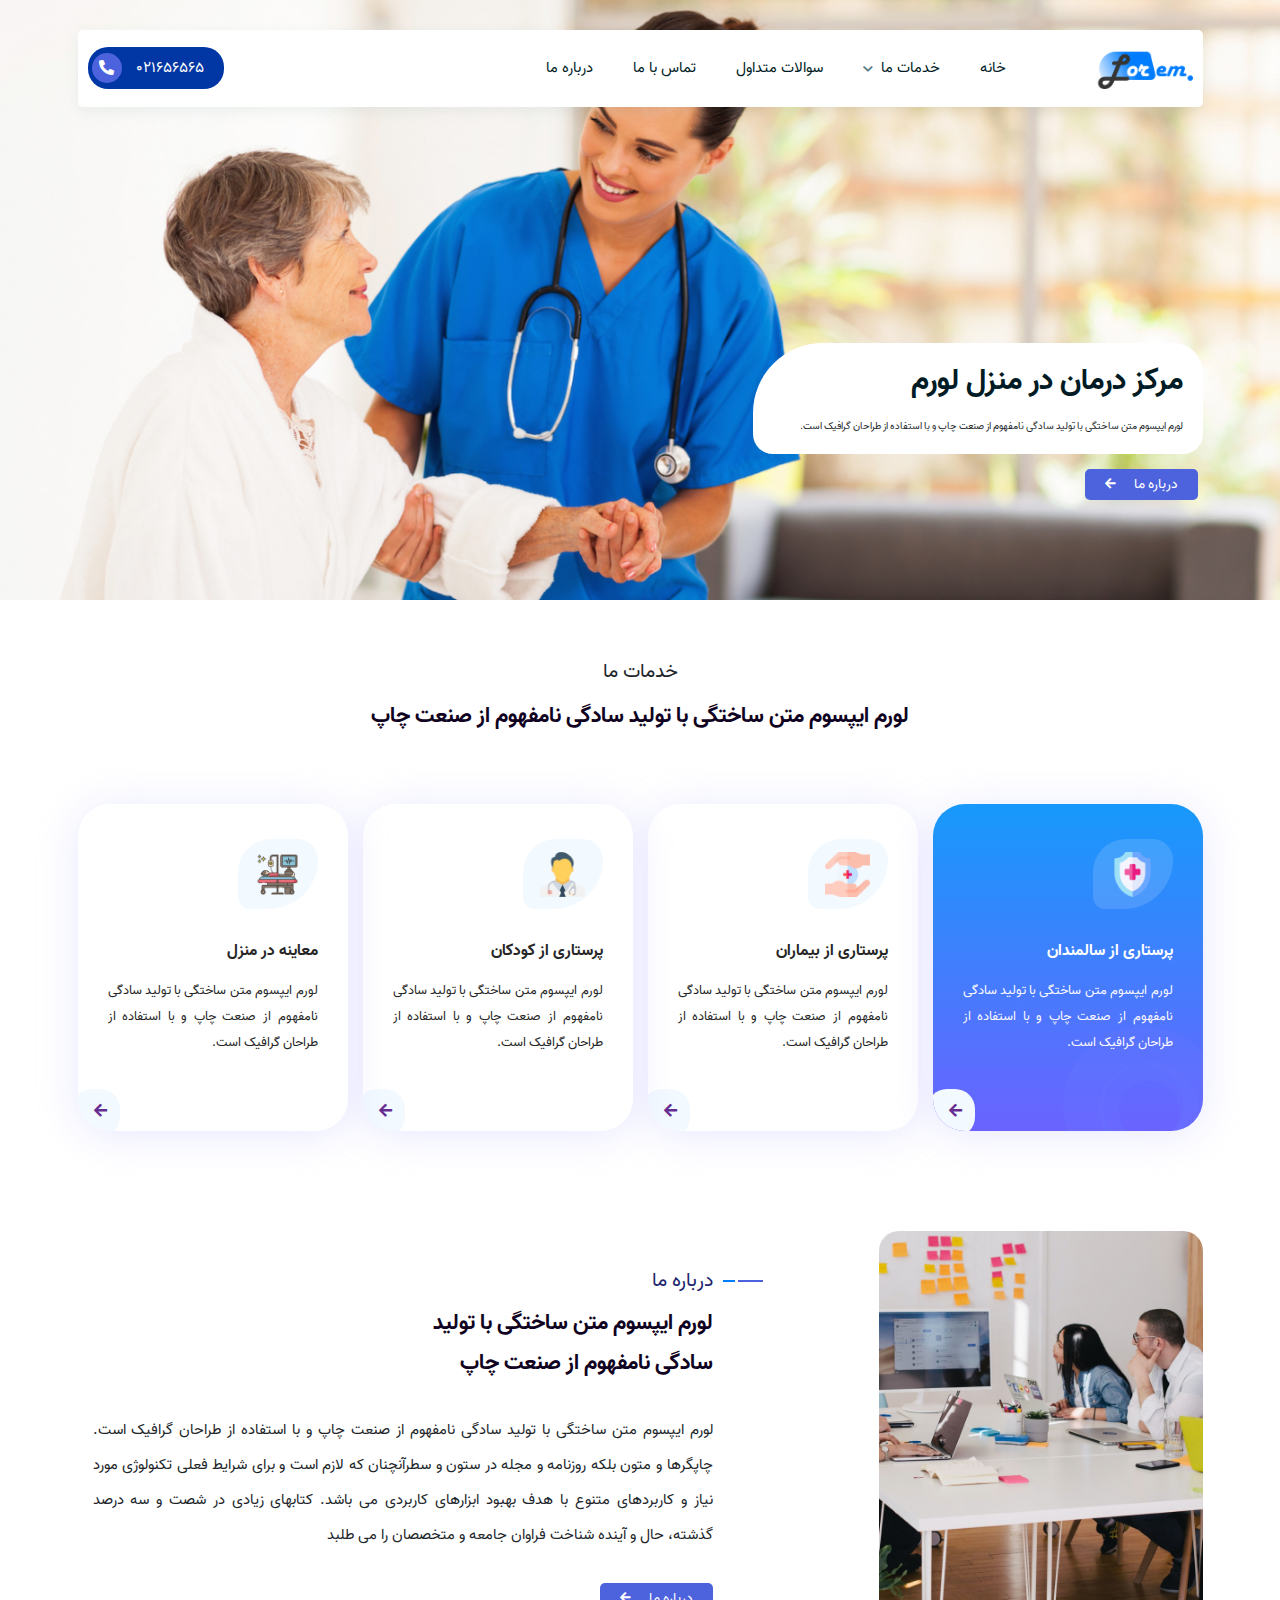
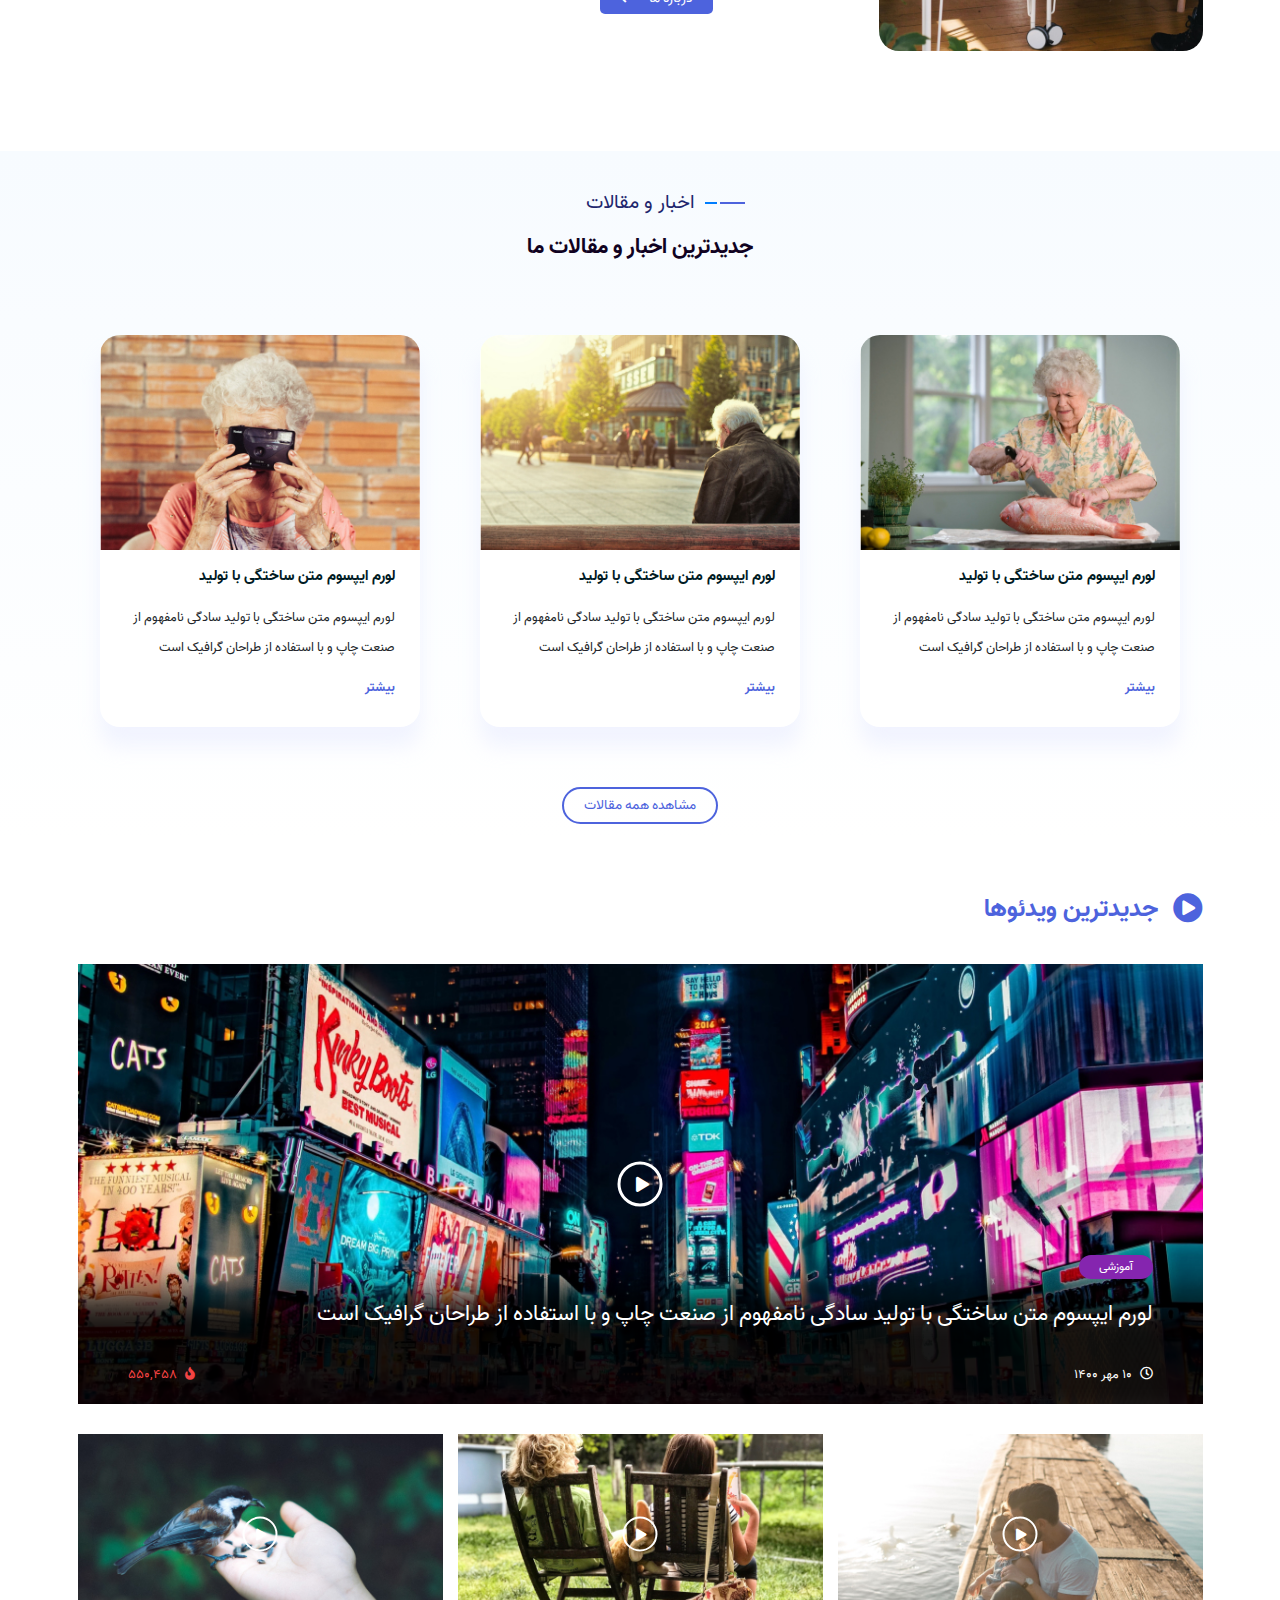
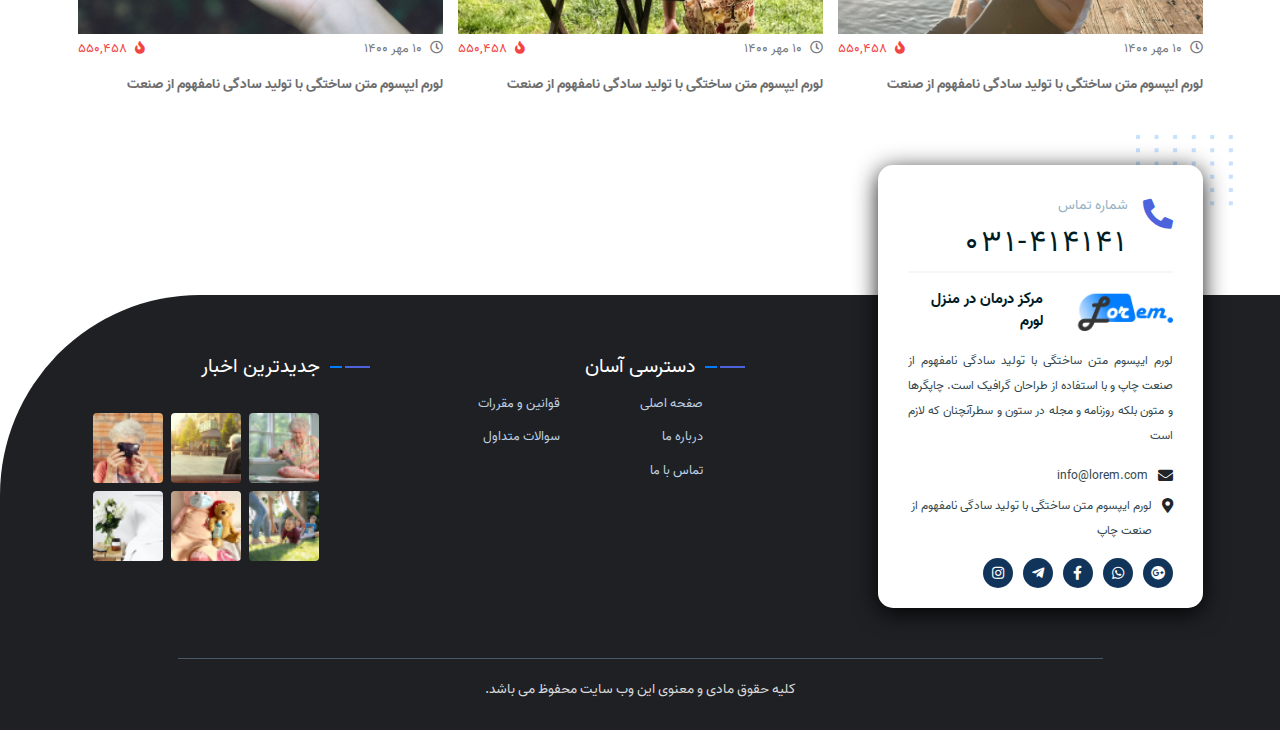
<file: CorporateTemplate-1/index.html>
<!DOCTYPE html>
<html lang="fa" dir="rtl">

<head>
  <meta charset="UTF-8" />
  <meta http-equiv="X-UA-Compatible" content="IE=edge" />
  <meta name="viewport" content="width=device-width, initial-scale=1.0" />
  <link rel="stylesheet" href="css/all.min.css" />
  <link rel="stylesheet" href="css/bootstrap.rtl.min.css" />
  <link rel="stylesheet" href="css/style.css" />
  <title>icenter-project</title>
</head>

<body>
  <header class="header-main">
    <div class="container h-100">
      <div class="header-main_wrapper">
        <section class="header-main_menu">
            <div class="row align-items-center">
              <div class="col-6 col-md-2">
                <div class="header-main_menu-brand">
                  <a href="#">
                    <img src="img/header/logo.png" alt="">
                  </a>
                </div>
              </div>
              <div class="col-6 col-md-10">
                  <div class="d-flex align-items-center justify-content-end justify-content-lg-between">
                    <div class="header-main_menu-list d-none d-lg-block">
                      <ul>
                        <li><a href="#">خانه</a></li>
                        <li>
                          <a href="#">خدمات ما</a>
                          <ul>
                            <li><a href="#">منوی نمونه</a></li>
                            <li><a href="#">منوی نمونه</a></li>
                            <li><a href="#">منوی نمونه</a></li>
                            <li><a href="#">منوی نمونه</a></li>
                            <li>
                              <a href="#">منوی نمونه</a>
                              <ul>
                                <li><a href="#">منوی نمونه</a></li>
                                <li><a href="#">منوی نمونه</a></li>
                                <li><a href="#">منوی نمونه</a></li>
                                <li><a href="#">منوی نمونه</a></li>
                                <li><a href="#">منوی نمونه</a></li>
                              </ul>
                            </li>
                          </ul>
                        </li>
                        <li><a href="#">سوالات متداول</a></li>
                        <li><a href="#">تماس با ما</a></li>
                        <li><a href="#">درباره ما</a></li>
                      </ul>
                  </div>
                  <div class="btn-round">
                    <a href="#">
                      <span>021656565</span>
                      <i class="fas fa-phone-alt"></i>
                    </a>
                  </div>
                  <div class="d-lg-none">
                    <button class="responsive-btn ms-3" type="button" data-bs-toggle="offcanvas" data-bs-target="#responsive-menu" aria-controls="offcanvasExample">
                     <i class="fas fa-bars" data-bs-target="#responsive-menu"></i>

                    </button>
                    <div class="offcanvas offcanvas-start w-75" tabindex="-1" id="responsive-menu" aria-labelledby="offcanvasExampleLabel">
                      <div class="offcanvas-header responsive-menu_header">
                        <!-- <h5 class="offcanvas-title" id="offcanvasExampleLabel">Lorem</h5> -->
                        
                        <button type="button" class="btn-close text-reset" data-bs-dismiss="offcanvas" aria-label="Close"></button>
                      </div>
                      <div class="offcanvas-body responsive-menu_body">
                        <div class="responsive-menu_list">
                          <ul>
                            <li><a href="#">خانه</a></li>
                            <li>
                              <a href="#">خدمات ما</a>
                              <ul>
                                <li><a href="#">منوی نمونه</a></li>
                                <li><a href="#">منوی نمونه</a></li>
                                <li><a href="#">منوی نمونه</a></li>
                                <li><a href="#">منوی نمونه</a></li>
                                <li>
                                  <a href="#">منوی نمونه</a>
                                  <ul>
                                    <li><a href="#">منوی نمونه</a></li>
                                    <li><a href="#">منوی نمونه</a></li>
                                    <li><a href="#">منوی نمونه</a></li>
                                    <li><a href="#">منوی نمونه</a></li>
                                    <li><a href="#">منوی نمونه</a></li>
                                  </ul>
                                </li>
                              </ul>
                            </li>
                            <li><a href="#">سوالات متداول</a></li>
                            <li><a href="#">تماس با ما</a></li>
                            <li><a href="#">درباره ما</a></li>
                          </ul>
                          
                        </div>
                        <!-- <div class="dropdown mt-3">
                          <button class="btn btn-secondary dropdown-toggle" type="button" id="dropdownMenuButton" data-bs-toggle="dropdown">
                            Dropdown button
                          </button>
                          <ul class="dropdown-menu" aria-labelledby="dropdownMenuButton">
                            <li><a class="dropdown-item" href="#">Action</a></li>
                            <li><a class="dropdown-item" href="#">Another action</a></li>
                            <li><a class="dropdown-item" href="#">Something else here</a></li>
                          </ul>
                        </div> -->
                      </div>
                    </div>
                  </div>
                  </div>
              </div>
            </div>

        </section>
        <section class="header-main_content">
            <div class="header-main_content-box">
                <h1 class="header-main_content-title">مرکز درمان در منزل لورم</h1>

                <div class="header-main_content-desc">
                    <p>لورم ایپسوم متن ساختگی با تولید سادگی نامفهوم از صنعت چاپ و با استفاده از طراحان گرافیک است.                    </p>
                </div>
            </div>
            <div class="btn-main mt-4 ms-2">
              <a href="#">
                <span>درباره ما</span>
                <i class="fas fa-arrow-left"></i>
              </a>
            </div>
        </section>
      </div>
    </div>

  </header>

  <section class="services">
    <div class="container">
      <div class="row">
        <div class="col-12 mb-lg-5">
          <div class="head-info text-center">
            <h2 class="head-info_title mb-4">خدمات ما</h2>
            <div class="head-info_desc">
              <p>لورم ایپسوم متن ساختگی با تولید سادگی نامفهوم از صنعت چاپ</p>
            </div>
          </div>
        </div>
      </div>
      <div class="row pt-5">
        <div class="col-sm-6 col-lg-3 mb-5 mb-lg-0">
          <div class="services_item services_item--selected">
            <div class="services_item-icon mb-lg-5">
              <img src="img/service/1.png" alt="">
            </div>
            <div class="services_item-title">
              <span>پرستاری از سالمندان</span>
            </div>
            <div class="services_item-desc my-4">
              <p>لورم ایپسوم متن ساختگی با تولید سادگی نامفهوم از صنعت چاپ و با استفاده از طراحان گرافیک است.</p>
            </div>
            <div class="services_item-link">
              <a href="#"><i class="fas fa-arrow-left"></i></a>
            </div>
          </div>
        </div>
        <div class="col-sm-6 col-lg-3 mb-5 mb-lg-0">
          <div class="services_item">
            <div class="services_item-icon mb-lg-5">
              <img src="img/service/2.png" alt="">
            </div>
            <div class="services_item-title">
              <span>پرستاری از بیماران</span>
            </div>
            <div class="services_item-desc my-4">
              <p>لورم ایپسوم متن ساختگی با تولید سادگی نامفهوم از صنعت چاپ و با استفاده از طراحان گرافیک است.</p>
            </div>
            <div class="services_item-link">
              <a href="#"><i class="fas fa-arrow-left"></i></a>
            </div>
          </div>
        </div>
        <div class="col-sm-6 col-lg-3 mb-5 mb-lg-0">
          <div class="services_item">
            <div class="services_item-icon mb-lg-5">
              <img src="img/service/3.png" alt="">
            </div>
            <div class="services_item-title">
              <span>پرستاری از کودکان</span>
            </div>
            <div class="services_item-desc my-4">
              <p>لورم ایپسوم متن ساختگی با تولید سادگی نامفهوم از صنعت چاپ و با استفاده از طراحان گرافیک است.</p>
            </div>
            <div class="services_item-link">
              <a href="#"><i class="fas fa-arrow-left"></i></a>
            </div>
          </div>
        </div>
        <div class="col-sm-6 col-lg-3 mb-5 mb-lg-0">
          <div class="services_item">
            <div class="services_item-icon mb-lg-5">
              <img src="img/service/4.png" alt="">
            </div>
            <div class="services_item-title">
              <span>معاینه در منزل</span>
            </div>
            <div class="services_item-desc my-4">
              <p>لورم ایپسوم متن ساختگی با تولید سادگی نامفهوم از صنعت چاپ و با استفاده از طراحان گرافیک است.</p>
            </div>
            <div class="services_item-link">
              <a href="#"><i class="fas fa-arrow-left"></i></a>
            </div>
          </div>
        </div>
      </div>
    </div>
  </section>

  <section class="about-us">
    <div class="container">
      <div class="row align-items-center">
        <div class="col-lg-5">
          <div class="about-us__pic">
              <img src="img/about-us/pic.jpg">
          </div>
        </div>
        <div class="col-lg-7">
          <div class="about-us__content px-4">

            <div class="head-info text-center text-lg-start mt-5 mt-lg-0">
              <h2 class="head-info__title mb-3">درباره ما</h2>
              <div class="head-info_desc">
                <p>لورم ایپسوم متن ساختگی با تولید سادگی نامفهوم از صنعت چاپ</p>
              </div>
            </div>
            <div class="about-us__text mt-5">
              <p>لورم ایپسوم متن ساختگی با تولید سادگی نامفهوم از صنعت چاپ و با استفاده از طراحان گرافیک است. چاپگرها و متون بلکه روزنامه و مجله در ستون و سطرآنچنان که لازم است و برای شرایط فعلی تکنولوژی مورد نیاز و کاربردهای متنوع با هدف بهبود ابزارهای کاربردی می باشد. کتابهای زیادی در شصت و سه درصد گذشته، حال و آینده شناخت فراوان جامعه و متخصصان را می طلبد</p>
            </div>

            <div class="btn-main mt-5">
              <a href="#">
                <span>درباره ما</span>
                <i class="fas fa-arrow-left"></i>
              </a>
            </div>

          </div>
        </div>
      </div>
    </div>
  </section>

  <section class="articles">
    <div class="container">
      <div class="row">
        <div class="col-12 mb-lg-5">
            <div class="head-info text-center">
              <h2 class="head-info__title mb-4">اخبار و مقالات</h2>
              <div class="head-info_desc">
                <p>جدیدترین اخبار و مقالات ما</p>
              </div>
            </div>
        </div>
      </div>

      <div class="row py-5">
          <div class="col-lg-4 mb-4 mb-lg-0 px-lg-5">
            <div class="articles__item">
                <div class="articles__item-thumb">
                  <a href="#">
                    <img src="img/articles/1.jpg" alt="">
                  </a>
                </div>

                <div class="articles__item-content">
                  <div class="articles__item-title mb-4">
                    <a href="#">لورم ایپسوم متن ساختگی با تولید</a>
                  </div>
                  <div class="articles__item-text mb-4">
                    <p>لورم ایپسوم متن ساختگی با تولید سادگی نامفهوم از صنعت چاپ و با استفاده از طراحان گرافیک است</p>
                  </div>
                  <div class="articles__item-link text-end text-lg-start">
                    <a href="#">بیشتر</a>
                  </div>
                </div>
            </div>
          </div>

          <div class="col-lg-4 mb-4 mb-lg-0 px-lg-5">
            <div class="articles__item">
                <div class="articles__item-thumb">
                  <a href="#">
                    <img src="img/articles/2.jpg" alt="">
                  </a>
                </div>

                <div class="articles__item-content">
                  <div class="articles__item-title mb-4">
                    <a href="#">لورم ایپسوم متن ساختگی با تولید</a>
                  </div>
                  <div class="articles__item-text mb-4">
                    <p>لورم ایپسوم متن ساختگی با تولید سادگی نامفهوم از صنعت چاپ و با استفاده از طراحان گرافیک است</p>
                  </div>
                  <div class="articles__item-link text-end text-lg-start">
                    <a href="#">بیشتر</a>
                  </div>
                </div>
            </div>
          </div>

          <div class="col-lg-4 mb-4 mb-lg-0 px-lg-5">
            <div class="articles__item">
                <div class="articles__item-thumb">
                  <a href="#">
                    <img src="img/articles/3.jpg" alt="">
                  </a>
                </div>

                <div class="articles__item-content">
                  <div class="articles__item-title mb-4">
                    <a href="#">لورم ایپسوم متن ساختگی با تولید</a>
                  </div>
                  <div class="articles__item-text mb-4">
                    <p>لورم ایپسوم متن ساختگی با تولید سادگی نامفهوم از صنعت چاپ و با استفاده از طراحان گرافیک است</p>
                  </div>
                  <div class="articles__item-link text-end text-lg-start">
                    <a href="#">بیشتر</a>
                  </div>
                </div>
            </div>
          </div>
         
      </div>

      <div class="row text-center mt-lg-5">
            <div class="btn-more">
              <a href="#">مشاهده همه مقالات</a>
            </div>
      </div>
    </div>
  </section>

  <section class="videos">
    <div class="container">
      <div class="row">
        <div class="col-12">
          <div class="videos__head">
            <div class="videos__head-icon me-4">
              <i class="fas fa-play-circle"></i>
            </div>
            <h2 class="videos__head-title">جدیدترین ویدئوها</h2>
          </div>
        </div>
      </div>
      <div class="row py-5">
        <div class="col-12">
          <div class="videos__spec">
            <img src="img/videos/spec.jpg" class="videos__spec-thumb" alt="">
            <a href="#" class="videos__spec-icon">
              <i class="fas fa-play"></i>
            </a>
            <div class="videos__spec-content">
              <div class="videos__spec-tag mb-4">
                <a href="#">آموزشی</a>
              </div>
              <div class="videos__spec-title">
                <a href="#">لورم ایپسوم متن ساختگی با تولید سادگی نامفهوم از صنعت چاپ و با استفاده از طراحان گرافیک
                  است</a>
              </div>
            </div>
            <div class="videos__spec-footer">
              <div class="videos__spec-date">
                <i class="far fa-clock me-2"></i>
                <span>10 مهر 1400</span>
              </div>
              <div class="videos__spec-view">
                <i class="fas fa-fire me-2"></i>
                <span>550,458</span>
              </div>
            </div>
          </div>
        </div>
      </div>
      <div class="row">
        <div class="col-lg-4 mb-3 mb-lg-0">
          <div class="videos__item">
            <div class="videos__item-thumb">
              <img src="img/videos/1.jpg" alt="">
              <a href="#" class="videos__spec-icon videos__spec-icon--sm">
                <i class="fas fa-play"></i>
              </a>
            </div>
            <div class="videos__item-content">
              <div class="d-flex justify-content-between align-items-center py-2">
                <div class="videos__spec-date videos__spec-date--gray">
                  <i class="far fa-clock me-2"></i>
                  <span>10 مهر 1400</span>
                </div>
                <div class="videos__spec-view">
                  <i class="fas fa-fire me-2"></i>
                  <span>550,458</span>
                </div>
              </div>
              <div class="videos__item-title mt-3">
                <a href="#">لورم ایپسوم متن ساختگی با تولید سادگی نامفهوم از صنعت</a>
              </div>
            </div>
          </div>
        </div>
        <div class="col-lg-4 mb-3 mb-lg-0">
          <div class="videos__item">
            <div class="videos__item-thumb">
              <img src="img/videos/2.jpg" alt="">
              <a href="#" class="videos__spec-icon videos__spec-icon--sm">
                <i class="fas fa-play"></i>
              </a>
            </div>
            <div class="videos__item-content">
              <div class="d-flex justify-content-between align-items-center py-2">
                <div class="videos__spec-date videos__spec-date--gray">
                  <i class="far fa-clock me-2"></i>
                  <span>10 مهر 1400</span>
                </div>
                <div class="videos__spec-view">
                  <i class="fas fa-fire me-2"></i>
                  <span>550,458</span>
                </div>
              </div>
              <div class="videos__item-title mt-3">
                <a href="#">لورم ایپسوم متن ساختگی با تولید سادگی نامفهوم از صنعت</a>
              </div>
            </div>
          </div>
        </div>
        <div class="col-lg-4 mb-3 mb-lg-0">
          <div class="videos__item">
            <div class="videos__item-thumb">
              <img src="img/videos/3.jpg" alt="">
              <a href="#" class="videos__spec-icon videos__spec-icon--sm">
                <i class="fas fa-play"></i>
              </a>
            </div>
            <div class="videos__item-content">
              <div class="d-flex justify-content-between align-items-center py-2">
                <div class="videos__spec-date videos__spec-date--gray">
                  <i class="far fa-clock me-2"></i>
                  <span>10 مهر 1400</span>
                </div>
                <div class="videos__spec-view">
                  <i class="fas fa-fire me-2"></i>
                  <span>550,458</span>
                </div>
              </div>
              <div class="videos__item-title mt-3">
                <a href="#">لورم ایپسوم متن ساختگی با تولید سادگی نامفهوم از صنعت</a>
              </div>
            </div>
          </div>
        </div>
      </div>
    </div>
  </section>

  <footer class="footer">
    <div class="container">
      <div class="row">
        <div class="col-lg-4">
          <div class="footer__info">
            <div class="footer__info-dots">
              <img src="img/footer/dots.png" alt="">
            </div>
            <div class="footer__tel">
              <div class="footer__tel-icon me-4">
                <i class="fas fa-phone-alt"></i>
              </div>
              <div class="footer__tel-content">
                <span class="footer__info-lable mb-2">
                  شماره تماس</span>
                  <a href="#" class="footer__info-tel">031-414141</a>
              </div>
            </div>

            <div class="footer__brand my-4">
              <a href="#" class="d-flex justify-content-between align-items-center">
                <img src="img/header/logo.png" alt="" class="footer__brand-img me-5">
                <span class="footer__brand-title">مرکز درمان در منزل لورم</span>
              </a>
            </div>
            
            <div class="footer__text mb-4">
              <p>لورم ایپسوم متن ساختگی با تولید سادگی نامفهوم از صنعت چاپ و با استفاده از طراحان گرافیک است. چاپگرها و متون بلکه روزنامه و مجله در ستون و سطرآنچنان که لازم است</p>
            </div>

            <div class="footer__contact">
              <div class="footer__contact-item mb-2">
                <i class="fas fa-envelope me-3"></i>
                <a href="#" class="footer__contact-item-val">info@lorem.com</a>
              </div>
              <div class="footer__contact-item mb-2">
                <i class="fas fa-map-marker-alt me-3"></i>
                <span class="footer__contact-item-val">لورم ایپسوم متن ساختگی با تولید سادگی نامفهوم از صنعت چاپ</span>
              </div>

            </div>
            <div class="footer__social mt-4">
              <ul>
                <li><a href="#"><i class="fab fa-google-plus"></i></a></li>
                <li><a href="#"><i class="fab fa-whatsapp"></i></a></li>
                <li><a href="#"><i class="fab fa-facebook-f"></i></a></li>
                <li><a href="#"><i class="fab fa-telegram-plane"></i></a></li>
                <li><a href="#"><i class="fab fa-instagram"></i></a></li>
              </ul>
            </div>


          </div>
        </div>
        

        <div class="col-lg-4 mt-5 mt-lg-0 text-lg-center">
          <div class="footer__head">
            <h2 class="head-info__title head-info__title--white mb-4">دسترسی آسان</h2>
          </div>

          <div class="footer__content">
            <div class="footer__link mb-4">
              <ul>
                <li><a href="#">صفحه اصلی</a></li>
                <li><a href="#">درباره ما</a></li>
                <li><a href="#">تماس با ما</a></li>
              </ul>
            </div>
            <div class="footer__link mb-4">
              <ul>
                <li><a href="#">قوانین و مقررات</a></li>
                <li><a href="#">سوالات متداول</a></li>
               
              </ul>
            </div>
          </div>
        </div>

        <div class="col-lg-4 mt-5 mt-lg-0 text-lg-center">
          <div class="footer__head">
            <h2 class="head-info__title head-info__title--white mb-4">جدیدترین اخبار</h2>
          </div>

          <div class="footer__content mt-4">
            <div class="footer__posts">
              <ul>
                <li><a href="#"><img src="img/footer/1.jpg" alt=""></a></li>
                <li><a href="#"><img src="img/footer/2.jpg" alt=""></a></li>
                <li><a href="#"><img src="img/footer/3.jpg" alt=""></a></li>
                <li><a href="#"><img src="img/footer/4.jpg" alt=""></a></li>
                <li><a href="#"><img src="img/footer/5.jpg" alt=""></a></li>
                <li><a href="#"><img src="img/footer/6.jpg" alt=""></a></li>
              </ul>
            </div>
          </div>
        </div>

      </div>
      <div class="row">
        <div class="col-12">
          <div class="footer__copyright text-center">
            <div class="footer__copyright-text">
              <p>کلیه حقوق مادی و معنوی این وب سایت محفوظ می باشد.</p>
            </div>
          </div>
        </div>
      </div>
    </div>
  </footer>



  
  <script src="js/bootstrap.bundle.min.js"></script>
  <script src="js/app.js"></script>
</body>

</html>
</file>
<file: CorporateTemplate-1/css/style.css>
@font-face {
  font-family: vazir;
  src: url("../fonts/Vazir-Regular-FD.woff") format("woff");
  font-weight: normal;
  font-display: block;
}

@font-face {
  font-family: vazir;
  src: url("../fonts/Vazir-Bold-FD.woff") format("woff");
  font-weight: bold;
  font-display: block;
}

body {
  font-family: vazir;
}

/* ============================== Variables */
:root {
  --blue-light: #007dfe;
  --blue-dark: #4d63dd;
  --blue-dark-2: #0137a4;
}


/* ============================== CSS RESET */
* {
  margin: 0;
  padding: 0;
}

ol,
ul {
  margin: 0;
  padding: 0;
}

li {
  list-style: none;
}

a {
  text-decoration: none;
}

html {
  font-size: 10px;
}


/* === Btn main */
.btn-main a {
  background-color: var(--blue-dark);
  display: inline-block;
  color: #fff;
  font-size: 1.4rem;
  padding: 0.5rem 2rem;
  border-radius: 0.5rem;
  transition: all 0.3s ease;
}

.btn-main a span {
  margin-left: 1.5rem;
}

.btn-main a i {
  vertical-align: middle;
  font-size: 1.2rem;
}

.btn-main a:hover {
  background-color: var(--blue-dark-2);
}

/* style header-main */
.header-main{
  background-image: url(../img/header/bg-header.jpg);
  background-position: center top;
  background-size: cover;
  padding: 3rem 0;
  height: 60rem;
}

.header-main_wrapper{
  height: 100%;
  display: flex;
  flex-direction: column;
  justify-content: space-between;
}
.header-main_menu{
  background-color: #fff;
  box-shadow: 0 4px 14px rgba(5,81,81,0.07);
  border-radius: 5px;
  padding: 1rem;
}
.header-main_menu-brand a img{
  width: 10rem;
}
.header-main_menu-list > ul {
  display: flex;
  align-items: center;
}
.header-main_menu-list > ul > li{
  margin-left: 4rem;
  position: relative;
  padding: 1.7rem 0;
}
.header-main_menu-list ul li a{
  font-size: 1.5rem;
  color: #001B24;
  position: relative;
  transition: all .3s ease;
}
.btn-round a{
  background-color: var(--blue-dark-2);
  font-size: 1.5rem;
  display: inline-block;
  color: #fff;
  padding: 0.6rem 2rem 0.6rem 0.4rem;
  border-radius: 2rem;
  transition: all 0.3s ease;
}
.btn-round span{
  margin-left: 1rem;

}
.btn-round i{
  vertical-align: middle;
  background-color: var(--blue-dark);
  width: 3rem;
  height: 3rem;
  border-radius: 50%;
  text-align: center;
  line-height: 3rem;
}
.btn-round a:hover{
  background-color: var(--blue-dark);
}
.btn-round a:hover i{
  background-color: var(--blue-dark-2);
}
.header-main_content{
  margin-bottom: 7rem;
}
.header-main_content-box{
  background-color: #fff;
  width: 40%;
  padding: 2rem 2rem 1rem;
  border-radius: 7rem 3rem 2rem 2rem;
}
.header-main_content-title{
  font-size: 3rem;
  font-weight: bold;
  margin-bottom: 2rem;
  color: #001B24;
}
.header-main_menu-list > ul > li:hover > a{
  color: var(--blue-light);
}
.header-main_menu-list ul li i{
  font-size: 1.1rem;
  color: #587c8a;
  margin-right: .8rem;
  vertical-align: middle;
}
.header-main_menu-list ul li:hover > a i{
  color: var(--blue-light);
}
.header-main_menu-list ul li ul li a i{
  float: left;
  line-height: 2rem;
}
.header-main_menu-list > ul > li::after{
  content: '';
  position: absolute;
  background-color: var(--blue-light);
  width: 30%;
  height: 0.3rem;
  bottom: 3px;
  left: 0;
  right: 0;
  margin: 0 auto;
  opacity: 0;
  visibility: hidden;
  transition: all 0.3s ease;
}
.header-main_menu-list > ul > li:hover::after{
  opacity: 1;
  visibility: visible;
  width: 80%;
}
.header-main_menu-list > ul > li > ul{
  position: absolute;
  background-color: #fff;
  width: 25rem;
  right: 0;
  top: 5.7rem;
  padding: 1.4rem;
  border-radius: .4rem;
  box-shadow: 0 4px 14px rgba(5,81,81,0.07);
  opacity: 0;
  visibility: hidden;
  transition: all .3s ease;
  transform: translateY(5rem);
}
.header-main_menu-list > ul > li:hover > ul{
  visibility: visible;
  opacity: 1;
  transform: translateY(0);
}
.header-main_menu-list > ul > li > ul li{
  padding: 1rem;
  border-top: 1px solid #efefef;
  transition: all .3s ease;
  position: relative;
}
.header-main_menu-list > ul > li > ul li:first-child{
  border-top-color:transparent ;
}
.header-main_menu-list > ul > li > ul li:hover{
  background-color: #efefef;
}
.header-main_menu-list > ul > li > ul li ul{
  position: absolute;
  width: 25rem;
  right: 100%;
  background-color: #fff;
  top: 0;
  border-radius: 0.4rem;
  padding: 1.4rem;
  box-shadow: 0 4px 14px rgba(5,81,81,0.07);
  opacity: 0;
  visibility: hidden;
  transition: all .3s ease;
}
.header-main_menu-list > ul > li > ul li:hover ul{
  visibility: visible;
  opacity: 1;
}
.responsive-btn{
  background-color: #efefef;
  outline: none;
  border: none;
  font-size: 2.5rem;
  padding: 0.6rem 1.2rem;
  border-radius: 1rem;
  display: flex;
  flex-direction: column;
  justify-content: center;
  align-items: center;
}
.responsive-menu_header{
  background-color: #f6f7f8;
  border-bottom: 1px solid #d0d7de;
  height: 6vh;
  display: flex;
  flex-direction: column;
  justify-content: center;
  padding: 0 2.5rem;
}
.responsive-menu_header .btn-close{
  font-size: 1.4rem;
  color: #57606a;
  opacity: 1;
}
.responsive-menu_body{
  height: 100%;
  overflow-y: scroll;
}
.responsive-menu_list > ul > li{
  border-bottom: 1px solid #f1f1f1;
  margin-bottom: 0.5rem;
  padding: 1.5rem 1rem;

}
.responsive-menu_list > ul > li:last-child{
  border-bottom: none;
}
.responsive-menu_list > ul > li >a{
  font-size: 1.8rem;
  color: #242424;
}

.responsive-menu_list ul  li ul{
  background-color: #e9ecef;
  border-radius: 1rem;
  margin-top: 0;
  height: 0;
  overflow: hidden;
  opacity: 0;
  transition: 0.3s ease-in-out;
}
.responsive-menu_list ul li ul.show{
  margin-top: 2rem;
  height: auto;
  opacity: 1;
}
.responsive-menu_list ul li i.rotate{
  transform: rotate(180deg);
}



.responsive-menu_list ul li ul li{
  padding: 1.2rem 1rem;
}

.responsive-menu_list ul li ul li a{
  font-size: 1.6rem;
  color: #57606a;
}
.responsive-menu_list ul li ul li ul{
  background-color: #f8f9fa;
  border-right: 2px solid #dee2e5;
}
.responsive-menu_list > ul > li i{
  background-color: #0098b1;
  height: 25px;
  width: 25px;
  font-size: 1.2rem;
  color: #fff;
  float: left;
  border-radius: 50%;
  display: flex;
  justify-content: center;
  align-items: center;
  margin-top: -3px;
  transition: 0.3s ease;
  cursor: pointer;
  
}
.responsive-menu_list > ul > li ul li i{
  background-color: #adb5db;
  height: 20px;
  width: 20px;
  font-size: 1.2rem;
  margin-top: auto;
}


.head-info__title{
  font-size: 2rem;
  color: #1e266d;
  position: relative;
  display: inline-block;
}

.head-info__title::before{
  content: '';
  position: absolute;
  background-color: var(--blue-light);
  height: 2px;
  width: 12px;
  top: 50%;
  transform: translateY(-50%);
  right: -2.2rem;
}
.head-info__title::after{
  content: '';
  position: absolute;
  background-color: var(--blue-dark);
  height: 2px;
  width: 25px;
  top: 50%;
  transform: translateY(-50%);
  right: -5rem;
}

.head-info_desc{
  font-size: 2.2rem;
  color: #100221;
  font-weight: 600;
  line-height: 3.5rem;
}
.services{
  margin: 6rem 0;
}

.services_item{
  background-color: #fff;
  box-shadow: 0 4px 40px rgba(182,185,255,0.32);
  position: relative;
  overflow: hidden;
  
  border-radius: 32px; 
  padding: 3.5rem 3rem 6rem;
}
.services_item-icon{
  background-color: #f2f9ff;
  width: 8rem;
  height: 7rem;
  display: flex;
  flex-direction: column;
  justify-content: center;
  align-items: center;
  border-radius: 8rem 5rem 12rem 3rem;
}
.services_item-icon img{
  width: 4.5rem;
}
.services_item-title{
  font-size: 1.6rem;
  color: #262626;
  font-weight: 600;
}
.services_item-desc{
  font-size: 1.3rem;
  color: #262626;
  text-align: justify;
  line-height: 2.6rem;
}

.services_item-link a{
  background-color: #f2f9ff;
  width: 4.8rem;
  height: 4.8rem;
  display: flex;
  justify-content: center;
  align-items: center;
  font-size: 1.5rem;
  color: #662d91;
  border-radius: 20px 20px 20px 0;
  position: absolute;
  bottom: -6px;
  left: -6px;
  padding-left: 10px;
  padding-bottom: 6px;
  transition: 0.3s ease;

}
.services_item-link a:hover{
  background-color: #3d3d3d;
  color: #fff;
}

.services_item--selected{
  background: linear-gradient(360deg,#6b63ff 0% , #1799fb 100%);
  z-index: 1;
  animation: service_item_selected 0.5s ease;
}
@keyframes service_item_selected {
  from {
    opacity: 0.5;
    border-radius: 30%;
    transform: skew(1deg,-10deg);
  }
  to{
    opacity: 1;
    transform: skew(0);
  }
  
}
.services_item--selected::before{
  content: '';
  position: absolute;
  width: 4rem;
  height: 4rem;
  border: 4rem solid rgba(104,123,254,0.24);
  padding: 4rem;
  z-index: -2;
  border-radius: 50%;
  bottom: -55px;
  right: -20px;
}

.services_item--selected::after{
  content: '';
  position: absolute;
  width: 2rem;
  height: 2rem;
  border: 2rem solid rgba(104,123,254,0.24);
  padding: 3rem;
  z-index: -1;
  border-radius: 50%;
  bottom: -30px;
  right: 4px;
}

.services_item--selected .services_item-title{
  color: #fff;
}
.services_item--selected .services_item-desc{
  color: #fcfaff;
}
.services_item--selected .services_item-icon{
  background-color: rgba(242,249,255,0.15);
}


.about-us{
  margin: 10rem 0;
}
.about-us__pic img{
  height: 42rem;
  border-radius: 2rem;
}

.about-us__text{
  font-size: 1.5rem;
  line-height: 3.5rem;
  text-align: justify;
}

.about-us .head-info_desc{
  width: 50%;
  line-height: 4rem;
}

/* Articles */
.articles{
  margin: 3rem 0;
  padding: 4rem 0 1rem;
  background: linear-gradient(180deg,#f7fbff 0% , rgba(247,251,255,0) 100%);
}
.articles__item{
  background-color: #fff;
  box-shadow: 0 20px 20px rgba(220,226,255,0.38);
  border-radius: 2rem;
  overflow: hidden;
}
.articles__item-thumb a{
  display: block;
}
.articles__item-thumb img{
  width: 100%;
  object-fit: cover;
}
.articles__item-content{
  padding: 1.5rem 2.5rem 3rem;
}
.articles__item-title a{
  font-size: 1.5rem;
  font-weight: 600;
  color: #001B24;
  transition: color 0.3s ease;
}
.articles__item-title a:hover{
  color: var(--blue-dark);
}
.articles__item-text{
  font-size: 1.3rem;
  line-height: 3rem;
}
.articles__item-link a{
  font-size:  1.3rem;
  color: var(--blue-dark);
  font-weight: 600;
  transition: color 0.3s ease;
}

.articles__item-link a:hover{
  color: #001B24;
}

.btn-more a{
  font-size: 1.4rem;
  border: 2px solid var(--blue-dark);
  padding: 0.6rem 2rem;
  border-radius: 2rem;
  transition: all 0.3s ease;
  display: inline-block;
  color: var(--blue-dark);
  position: relative;
  overflow: hidden;
}

.btn-more a:hover{
  transform: scale(1.2);
  color: #fff;
  background-color: var(--blue-dark);
}

.btn-more a::before{
  content: '';
  position: absolute;
  left: 0;
  top: 0;
  width: 100%;
  height: 80%;
  background-color: var(--blue-dark);
  transition: all 0.3s ease;
  z-index: -1;
  transform: rotate(90deg);
  opacity: 0;
}
.btn-more a:hover::before{
  opacity: 1;
  transform: rotate(0);
}

/* === Videos */
.videos {
  margin: 5rem 0;
}

.videos__head {
  display: flex;
  align-items: center;
}

.videos__head-icon {
  font-size: 3rem;
  color: var(--blue-dark);
}

.videos__head-title {
  font-size: 2.5rem;
  font-weight: 600;
  color: var(--blue-dark);
}

.videos__spec {
  height: 44rem;
  width: 100%;
  position: relative;
  overflow: hidden;
}

.videos__spec::before {
  content: "";
  position: absolute;
  bottom: -16rem;
  width: 100%;
  height: 12rem;
  box-shadow: 0 -117px 32px rgba(0, 0, 0, 0.9);
  transform: scale(1.2);
}

.videos__spec-thumb {
  width: 100%;
  height: 100%;
  object-fit: cover;
  object-position: center center;
}

.videos__spec-icon {
  position: absolute;
  top: 50%;
  left: 50%;
  display: inline-block;
  font-size: 1.5rem;
  color: #fff;
  transform: translate(-50%, -50%);
}

.videos__spec-icon--sm {
  font-size: 1.2rem;
}




.videos__spec-icon i {
  width: 4.5rem;
  height: 4.5rem;
  border-radius: 50%;
  border: 3px solid #fff;
  color: #fff;
  display: flex;
  justify-content: center;
  align-items: center;
  padding-left: 4px;
  transition: all 0.3s ease;
}
.videos__spec-icon--sm i{
  width: 3.5rem;
  height: 3.5rem;
  border-width: 2px;
  padding-left: 3px;
}


.videos__spec-icon:hover i{
  color: #eff7ff;
  border-color: #eff7ff;
  background-color: rgba(0, 0, 0, 0.5);
  transform: scale(1.2);

}
.videos__spec-content{
  position: absolute;
  bottom: 7rem;
  right: 5rem;
  left: 5rem;
}
.videos__spec-tag a{
  background-color: #8525af;
  color: #fff;
  font-size: 1.2rem;
  padding: 0.3rem 2rem;
  border-radius: 6rem;
  display: inline-block;
  transition: background 0.3s ease;
}

.videos__spec-tag a:hover{
  background-color: #9535af;
}

.videos__spec-title a{
  font-size: 2.2rem;
  color: #fff;
  line-height: 4rem;
  transition: background 0.3s ease;
}
.videos__spec-title a:hover{
  background-color: rgba(0, 0, 0, 0.5);
}

.videos__spec-footer{
  position: absolute;
  bottom: 2rem;
  width: 100%;
  padding: 0 5rem;
  display: flex;
  justify-content: space-between;
  align-items: center;
}
.videos__spec-date{
  color: #fefefe;
  font-size: 1.3rem;
}
.videos__spec-view{
  color: #f34343;
  font-size: 1.3rem;
}

.videos__item-thumb{
  width: 100%;
  height: 20rem;
  position: relative;
}
.videos__item-thumb img{
  width: 100%;
  height: 100%;
  object-fit: cover;
  object-position: center center;
}
.videos__spec-date--gray{
  color: #787878;
}
.videos__item-title a{
  font-size: 1.4rem;
  color: #6e6e6e;
  font-weight: 600;
  transition: color 0.3s ease;
}
.videos__item-title a:hover{
  color: #001B24;
}


.footer{
  margin-top: 20rem;
  background-color: #1f2024;
  border-radius: 20rem 0 0 0;
  padding: 6rem 0 0;
}
.footer__info{
  background-color: #fff;
  box-shadow: 0 5px 23px rgba(0,0,0,0.9);
  border-radius: 15px;
  padding: 3rem 3rem 2rem;
  margin-left: 4rem;
  position: relative;
  margin-top: -19rem;
}

.footer__info-dots{
  position: absolute;
  top: -3rem;
  right: -3rem;
  z-index: -1;

}

.footer__tel{
  display: flex;
  border-bottom: 2px solid #f6f6f6;
  padding-bottom: 5px;
}
.footer__tel-icon{
  font-size: 3rem;
  color: var(--blue-dark);
}
.footer__tel-content{
  display: flex;
  flex-direction: column;
}

.footer__info-lable{
  font-size: 1.4rem;
  color: #96b1c1;
}
.footer__info-tel{
  font-size: 3rem;
  color: #001B24;
  letter-spacing: 3px;
  transition: color 0.3s ease;
}
.footer__info-tel:hover{
  color: var(--blue-dark-2);
}

.footer__brand-img{
  width: 10rem;
}
.footer__brand-title{
  font-size: 1.5rem;
  color: #001B24;
  font-weight: 600;
}
.footer__text{
  font-size: 1.2rem;
  line-height: 2.5rem;
  text-align: justify;
  color: #31474e;
}

.footer__contact-item{
  display: flex;
}
.footer__contact-item i{
  font-size: 1.5rem;
  line-height: 2.5rem;
}
.footer__contact-item-val{
  font-size: 1.2rem;
  color: #31474e;
  line-height: 2.5rem;
}

.footer__social ul{
  display: flex;
  align-items: center;
}
.footer__social ul li{
  margin-left: 1rem;
}
.footer__social ul li i{
  background-color: #11345a;
  color: #fff;
  font-size: 1.4rem;
  width: 3rem;
  height: 3rem;
  border-radius: 50%;
  display: flex;
  align-items: center;
  justify-content: center;
  transition: background 0.3s ease;
}
.footer__social ul li i:hover{
  background-color: var(--blue-dark);
}
.head-info__title--white{
  color: #fff;
}


.footer__content{
  display: flex;
  justify-content: center;
  text-align: start;
}

.footer__link:first-child{
  margin-left: 8rem;
  padding-right: 10rem;
}

.footer__link ul li{
  margin-bottom: 1.4rem;
}
.footer__link ul li a{
  font-size: 1.3rem;
  color: #bed0e2;
  transition: color 0.2s ease;
  position: relative;
}
.footer__link ul li a:hover{
  color: #fff;
}
.footer__link ul li a::before{
  content: "";
  position: absolute;
  right: -1.5rem;
  width: 8px;
  height: 3px;
  background-color: var(--blue-light);
  top: 50%;
  transform: rotateY(-50%);
  border-radius: 1rem 2rem 2rem 0;
  visibility: hidden;
  opacity: 0;
  transition: 0.2s linear;
}
.footer__link ul li a:hover::before{
  visibility: visible;
  opacity: 1;
}

.footer__posts ul{
  display: flex;
  flex-wrap: wrap;
  padding-right: 12rem;

}
.footer__posts li{
  padding: 0.4rem;
}
.footer__posts a{
  display: block;
}
.footer__posts img{
  width: 7rem;
  height: 7rem;
  object-fit: cover;
  object-position: center center;
  border-radius: 0.4rem;
}
.footer__copyright{
  padding: 0 10rem;
}
.footer__copyright-text{
  margin-top: 5rem;
  color: #d9d9d9;
  border-top: 1px solid #4a5764;
  padding: 2rem 0;
  font-size: 1.4rem;
}


/* Media */
@media (min-width: 767.98px) and (max-width: 991.98px) {
  html{
    font-size: 9px;
  }
  .btn-main a{
    font-size: 1.7rem;
  }
  .header-main{
    height: 45rem;
  }
  .header-main_menu{
    padding: 2rem;
  }

  .header-main_content-box{
    width: 60%;
  }
  .header-main_content-desc{
    font-size: 1.8rem;
    line-height: 3.8rem;
  }
  .head-info_desc{
    width: 80%;
    margin: 0 auto;
  }
  .head-info_title{
    right: -6rem;
  }

  .services_item{
    display: flex;
    flex-wrap: wrap;
    align-items: center;
    padding: 2rem 3rem;
  }
  .services_item-icon{
    width: 20%;
  }
  .services_item-title{
    width: 80%;
    padding-right: 2rem;
    font-size: 2rem;
  }
  .services_item-desc{
    font-size: 1.8rem;
    line-height: 4rem;
  }
  .services_item-link a{
    width: 6rem;
    height: 6rem;
  }

  /* About us */
  .about-us{
    margin: 5rem 0;
  }

  .about-us__pic img{
    height: 32rem;
    width: 100%;
    object-fit: cover;
    object-position: center -18rem;
  }
  .about-us__text{
    font-size: 1.8rem;
  }
  .about-us .head-info_desc{
    width: 100%;
  }

  /* Articles */
  .articles__item{
    display: flex;
    height: 100%;
    position: relative;
  }
  .articles__item-thumb{
    height: 100%;
  }
  .articles__item-thumb a{
    height: 100%;
  }
  .articles__item-thumb img{
    height: 100%;
    width: 30rem;
    object-position: center center;
  }
  .articles__item-content{
    padding: 4rem 2.5rem;
  }
  
  .articles__item-title a{
    font-size: 1.8rem;
  }
  .articles__item-text{
    font-size: 1.5rem;
  }
  .articles__item-link a{
    position: absolute;
    left: 0;
    bottom: 0;
    background-color: #001B24;
    padding: 1rem 3rem;
    color: #fff;
    border-radius: 0 2rem 0 0;
    font-size: 1.5rem;
  }
  .articles__item-link a:hover{
    color: #f1f1f1;
  }

  .btn-more a{
    font-size: 1.7rem;
  }
  
    /* videos */
    .videos__spec{
      height: 30rem;
    }
    .videos__spec::before{
      bottom: -18rem;
      height: 13rem;
    }
    .videos__spec-content{
      bottom: 5rem;
      right: 2rem;
      left: 2rem;
    }
    .videos__spec-footer{
      bottom: 1rem;
      padding: 0 2rem;
    }

    .videos__spec .videos__spec-icon{
      top: -2px;
      left: -2px;
      font-size: 2.5rem;
      transform: translate(0);
      border: none;
    }
    .videos__spec .videos__spec-icon i{
      width: 8rem;
      height: 8rem;
      color: #001b24;
      background-color: #fff;
      border-radius: 0 0 4rem 0;
    }
    .videos__spec .videos__spec-icon:hover i{
      border: none;
      transform: scale(1);
    }
    .videos__item{
      display: flex;
      align-items: center;
      background-color: #fff;
      border: 1px solid #efefef;
      border-radius: 1rem 0 0 1rem;
      box-shadow: 0 20px 20px rgba(220,226,255,0.38);
    }
    .videos__item-thumb{
      width: 35rem;
      height: 20rem;
    }
    .videos__item-thumb img{
      border-radius: 10rem 0 0 4rem;
    }
    .videos__item-content{
      padding: 2rem 4rem;
      width: 100%;
    }
    .videos__item-title a{
      font-size: 1.6rem;
      line-height: 3rem;
    }
    .videos__spec-date , .videos__spec-view{
      font-size: 1.5rem;
    }
    .footer__info{
      margin-left: 2rem;
    }
    .footer__brand-title{
      font-size: 1.8rem;
    }
    .footer__text,.footer__info-lable,.footer__contact-item-val{
      font-size: 1.6rem;
      line-height: 3rem;
    }
    .footer__info-dots{
      top: -3rem;
      right: 1rem;
    }
    .footer__social ul li i{
      width: 4rem;
      height: 4rem;
      font-size: 1.6rem;
    }
    .footer__head{
      padding-right: 8rem;
    }
    .footer__link ul li a{
      font-size: 1.6rem;
    }
    .footer__posts img{
      width: 10rem;
      height: 10rem;
    }
    .footer__posts ul{
      padding-right: 8rem;
    }
    .footer__copyright{
      padding: 0 3rem;
    }
    .footer__copyright-text{
      font-size: 1.6rem;
    }


}



@media (max-width: 767.98px) {
  html{
    font-size: 8px;
  }
  .header-main{
    height: 40rem;
  }
  .header-main_menu{
    padding: 1.3rem;
  }
  .header-main_content-desc{
    font-size: 1.8rem;
    line-height: 3.8rem;
  }
  .header-main_content{
    margin-bottom: 0;
  }

  .header-main_content-box{
    width: 90%;
  }
  .head-info_desc{
    width: 80%;
    margin: 0 auto;
  }
  .services_item{
    display: flex;
    flex-wrap: wrap;
    align-items: center;
    padding: 2rem 3rem;
  }
  .services_item-icon{
    width: 20%;
  }
  .services_item-title{
    width: 80%;
    padding-right: 2rem;
    font-size: 2rem;
  }
  .services_item-desc{
    font-size: 1.8rem;
    line-height: 4rem;
  }
  .services_item-link a{
    width: 6rem;
    height: 6rem;
  }

  /* About-us */
  .about-us{
    margin: 5rem 0;
  }
  .about-us img{
    height: 30rem;
    width: 100%;
    object-fit: cover;
    object-position: center top;
  }

  .about-us__text{
    font-size: 1.8rem;
  }
  .about-us .head-info_desc{
    width: 80%;
    margin: 0 auto;
  }

  .head-info_title::after{
    right: -6rem;
  }


  .btn-main a{
    font-size: 1.7rem;
  }
  /* Articles */
  .articles__item{
      display: flex;
      height: 100%;
      position: relative;
    }
    .articles__item-thumb{
      height: 100%;
    }
    .articles__item-thumb a{
      height: 100%;
    }
    .articles__item-thumb img{
      height: 100%;
      width: 15rem;
      object-position: center center;
    }
    .articles__item-content{
      padding: 4rem 2rem;
    }
    
    .articles__item-title a{
      font-size: 1.8rem;
    }
    .articles__item-text{
      font-size: 1.5rem;
    }
    .articles__item-link a{
      position: absolute;
      left: 0;
      bottom: 0;
      background-color: #001B24;
      padding: 1rem 3rem;
      color: #fff;
      border-radius: 0 2rem 0 0;
      font-size: 1.5rem;
    }
    .articles__item-link a:hover{
      color: #f1f1f1;
    }

    .btn-more a{
      font-size: 1.7rem;
    }


    /* videos */
    .videos__spec{
      height: 25rem;
    }
    .videos__spec::before{
      bottom: -18rem;
      height: 13rem;
    }
    .videos__spec-content{
      bottom: 5rem;
      right: 2rem;
      left: 2rem;
    }
    .videos__spec-footer{
      bottom: 1rem;
      padding: 0 2rem;
    }

    .videos__spec .videos__spec-icon{
      top: -2px;
      left: -2px;
      font-size: 2.5rem;
      transform: translate(0);
      border: none;
    }
    .videos__spec .videos__spec-icon i{
      width: 8rem;
      height: 8rem;
      color: #001b24;
      background-color: #fff;
      border-radius: 0 0 4rem 0;
    }
    .videos__spec .videos__spec-icon:hover i{
      border: none;
      transform: scale(1);
    }
    .videos__item{
      display: flex;
      align-items: center;
      background-color: #fff;
      border: 1px solid #efefef;
      border-radius: 1rem 0 0 1rem;
      box-shadow: 0 20px 20px rgba(220,226,255,0.38);
    }
    .videos__item-thumb{
      width: 25rem;
      height: 15rem;
    }
    .videos__item-thumb img{
      border-radius: 10rem 0 0 4rem;
    }
    .videos__item-content{
      padding: 2rem;
      width: 100%;
    }
    .videos__item-title a{
      font-size: 1.6rem;
      line-height: 3rem;
    }
    .videos__spec-date , .videos__spec-view{
      font-size: 1.5rem;
    }

    .footer__info{
      margin-left: 2rem;
    }
    .footer__brand-title{
      font-size: 1.8rem;
    }
    .footer__text,.footer__info-lable,.footer__contact-item-val{
      font-size: 1.6rem;
      line-height: 3rem;
    }
    .footer__info-dots{
      top: -3rem;
      right: 1rem;
    }
    .footer__social ul li i{
      width: 4rem;
      height: 4rem;
      font-size: 1.6rem;
    }
    .footer__head{
      padding-right: 8rem;
    }
    .footer__link ul li a{
      font-size: 1.6rem;
    }
    .footer__posts img{
      width: 10rem;
      height: 10rem;
    }
    .footer__posts ul{
      padding-right: 8rem;
    }
    .footer__copyright{
      padding: 0 3rem;
    }
    .footer__copyright-text{
      font-size: 1.6rem;
    }

}
</file>
